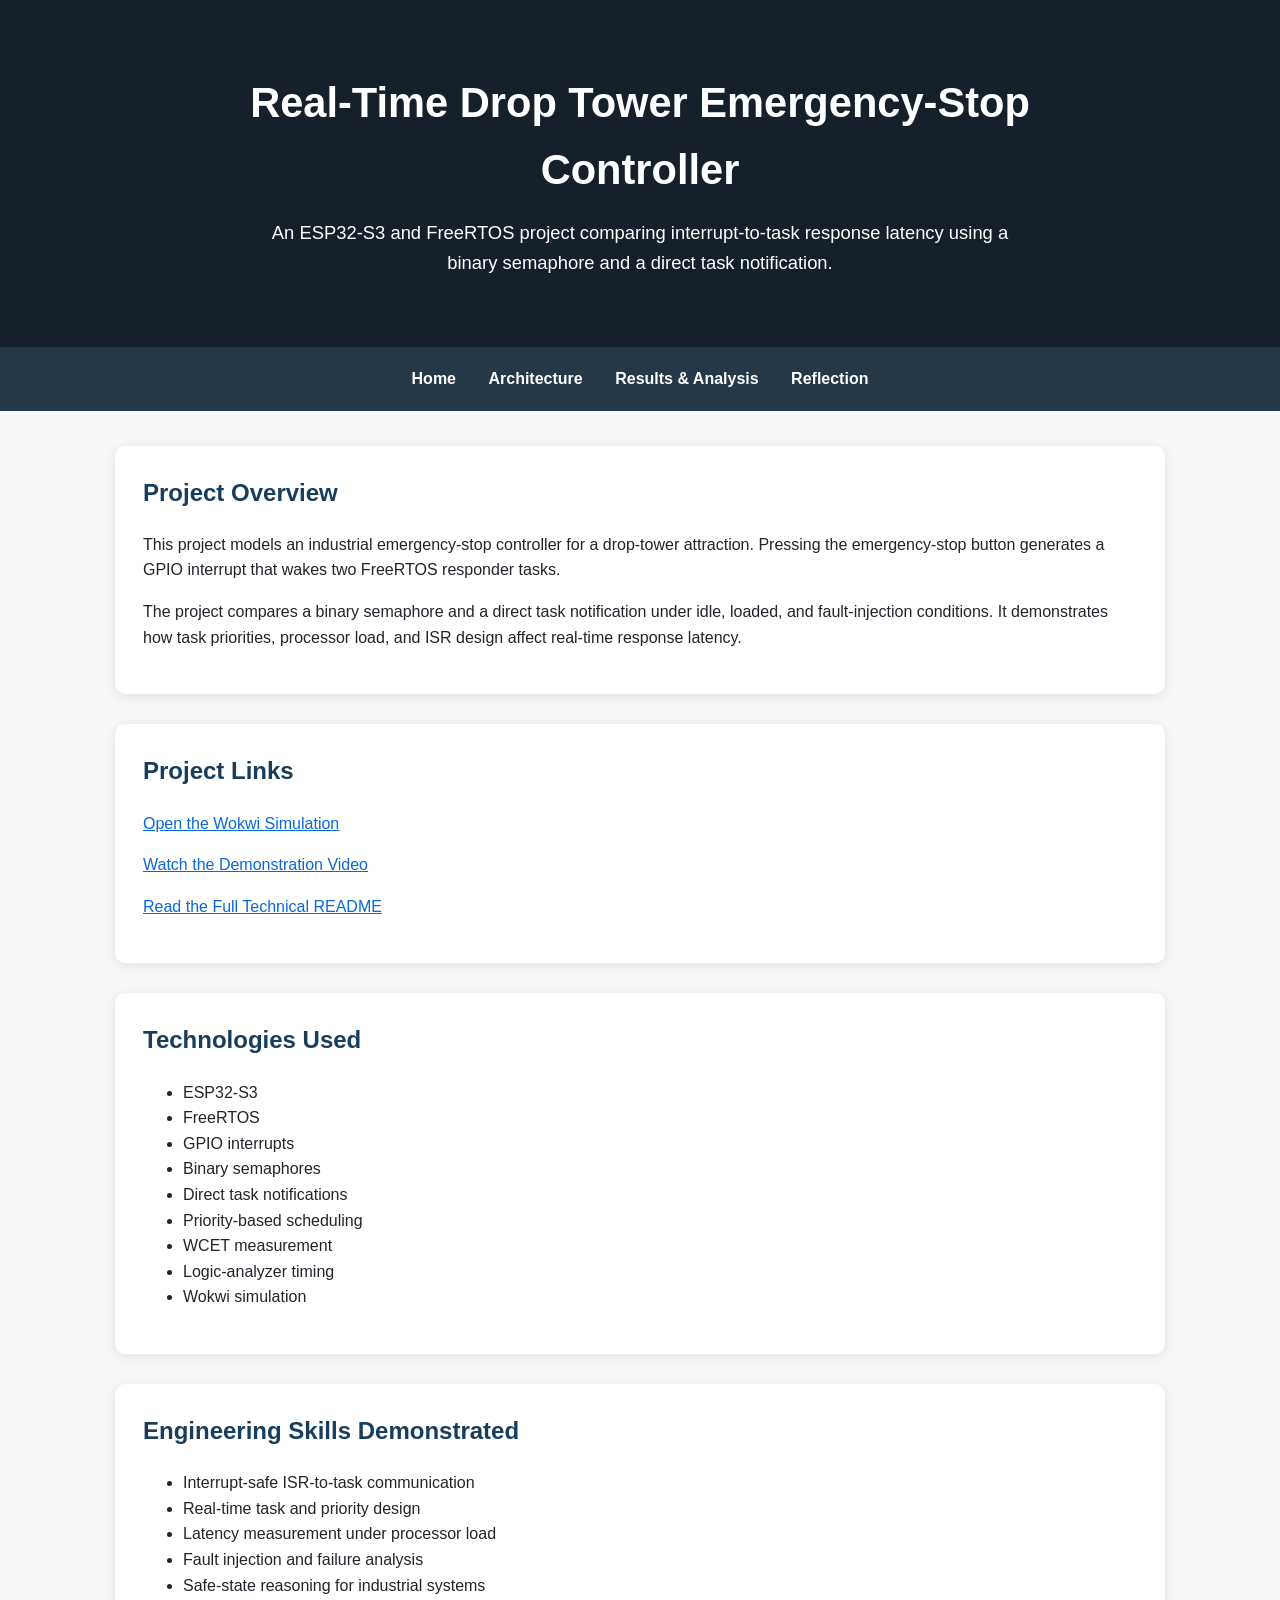
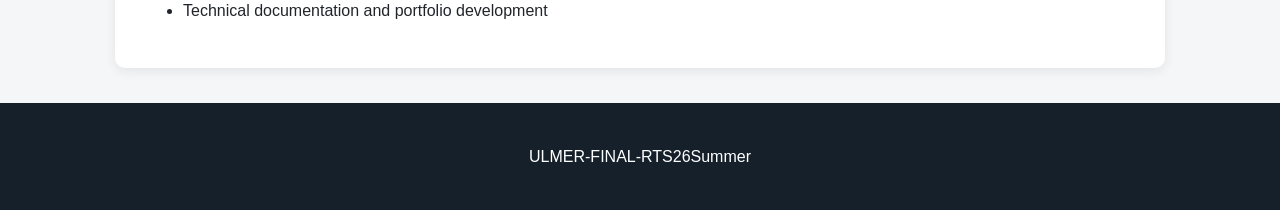
<file: docs/index.html>
<!DOCTYPE html>
<html lang="en">
<head>
  <meta charset="UTF-8">

  <meta
    name="viewport"
    content="width=device-width, initial-scale=1.0"
  >

  <title>Drop Tower Emergency-Stop Controller</title>

  <link rel="stylesheet" href="style.css">
</head>

<body>

  <header>
    <h1>Real-Time Drop Tower Emergency-Stop Controller</h1>

    <p>
      An ESP32-S3 and FreeRTOS project comparing interrupt-to-task
      response latency using a binary semaphore and a direct task
      notification.
    </p>
  </header>

  <nav>
    <a href="index.html">Home</a>
    <a href="architecture.html">Architecture</a>
    <a href="results.html">Results &amp; Analysis</a>
    <a href="reflection.html">Reflection</a>
  </nav>

  <main>

    <section>
      <h2>Project Overview</h2>

      <p>
        This project models an industrial emergency-stop controller for
        a drop-tower attraction. Pressing the emergency-stop button
        generates a GPIO interrupt that wakes two FreeRTOS responder
        tasks.
      </p>

      <p>
        The project compares a binary semaphore and a direct task
        notification under idle, loaded, and fault-injection conditions.
        It demonstrates how task priorities, processor load, and ISR
        design affect real-time response latency.
      </p>
    </section>

    <section>
      <h2>Project Links</h2>

      <p>
        <a
          href="https://wokwi.com/projects/467902690408566785"
          target="_blank"
          rel="noopener noreferrer"
        >
          Open the Wokwi Simulation
        </a>
      </p>

      <p>
        <a
          href="https://www.youtube.com/watch?v=YOUR_VIDEO_ID"
          target="_blank"
          rel="noopener noreferrer"
        >
          Watch the Demonstration Video
        </a>
      </p>

      <p>
        <a
          href="https://github.com/Peyton-U/ULMER-FINAL-RTS26Summer/blob/main/README.md"
          target="_blank"
          rel="noopener noreferrer"
        >
          Read the Full Technical README
        </a>
      </p>
    </section>

    <section>
      <h2>Technologies Used</h2>

      <ul>
        <li>ESP32-S3</li>
        <li>FreeRTOS</li>
        <li>GPIO interrupts</li>
        <li>Binary semaphores</li>
        <li>Direct task notifications</li>
        <li>Priority-based scheduling</li>
        <li>WCET measurement</li>
        <li>Logic-analyzer timing</li>
        <li>Wokwi simulation</li>
      </ul>
    </section>

    <section>
      <h2>Engineering Skills Demonstrated</h2>

      <ul>
        <li>Interrupt-safe ISR-to-task communication</li>
        <li>Real-time task and priority design</li>
        <li>Latency measurement under processor load</li>
        <li>Fault injection and failure analysis</li>
        <li>Safe-state reasoning for industrial systems</li>
        <li>Technical documentation and portfolio development</li>
      </ul>
    </section>

  </main>

  <footer>
    <p>ULMER-FINAL-RTS26Summer</p>
  </footer>

</body>
</html>
</file>
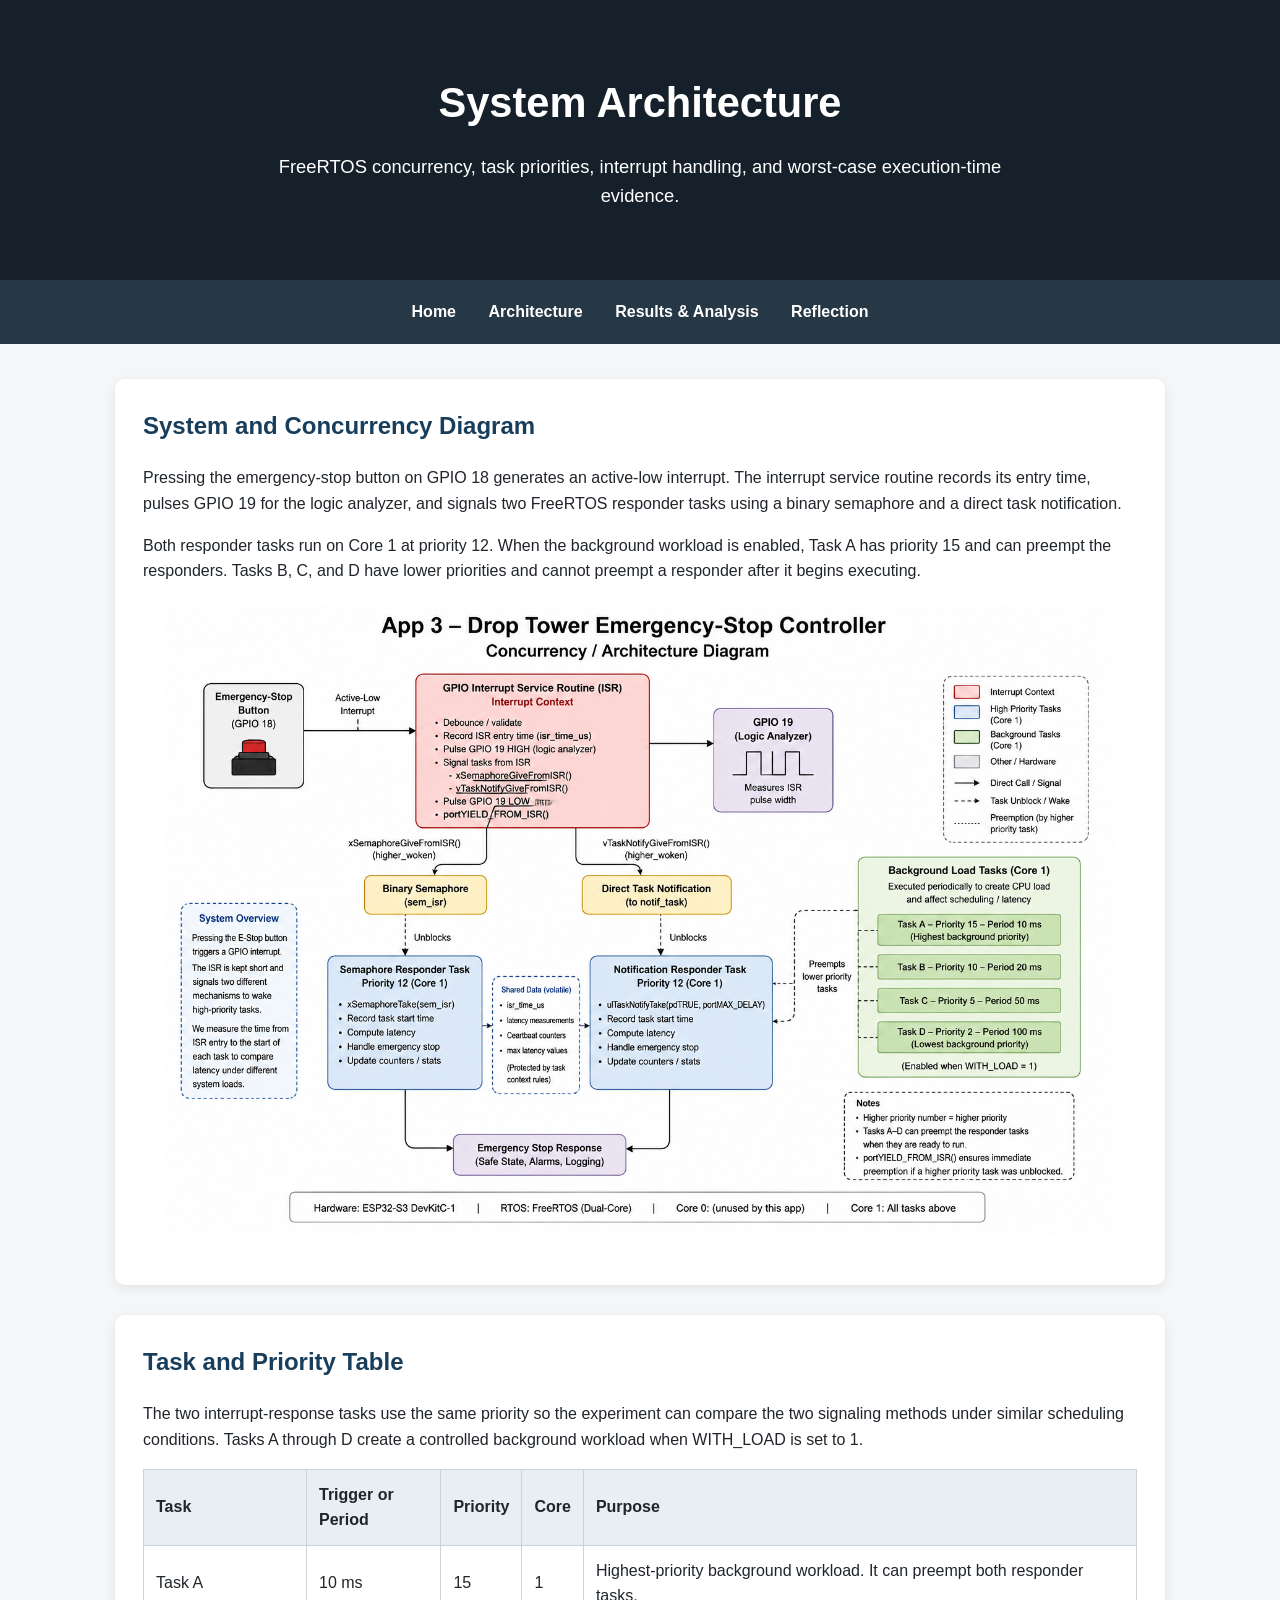
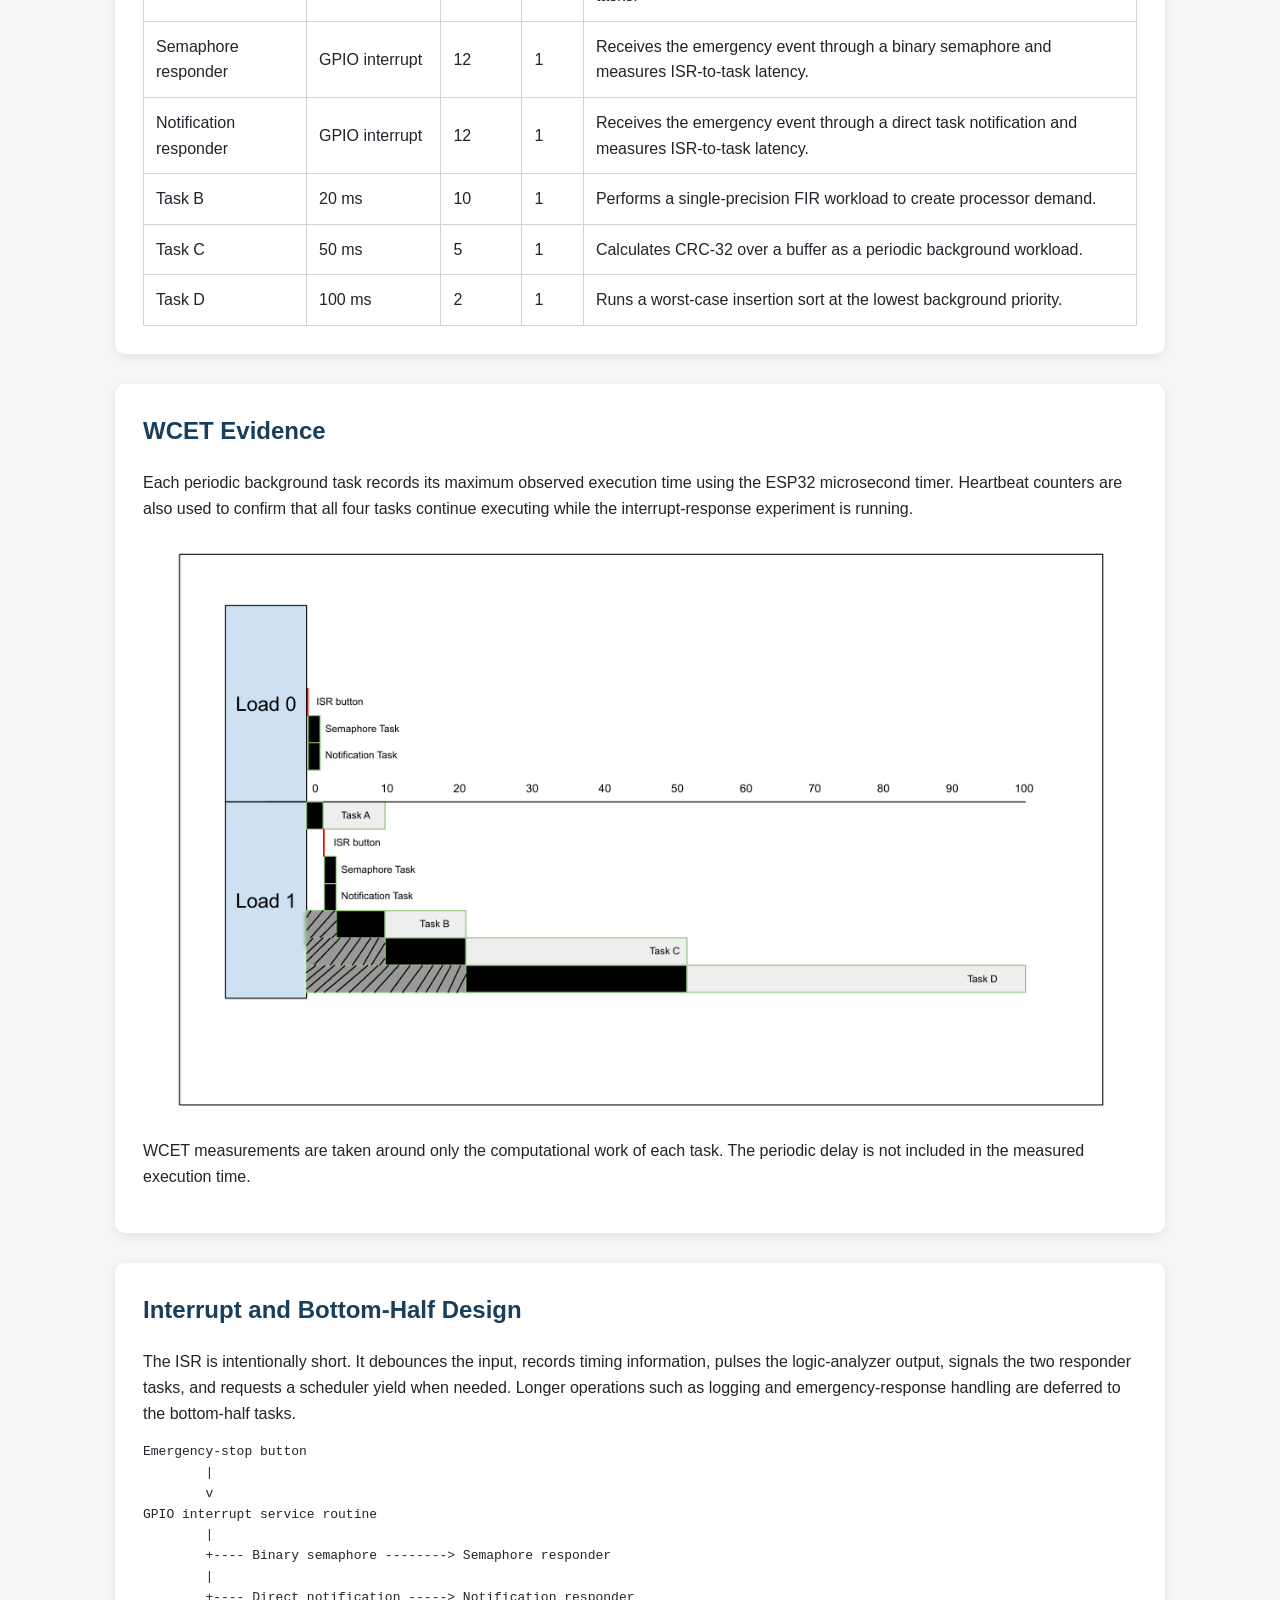
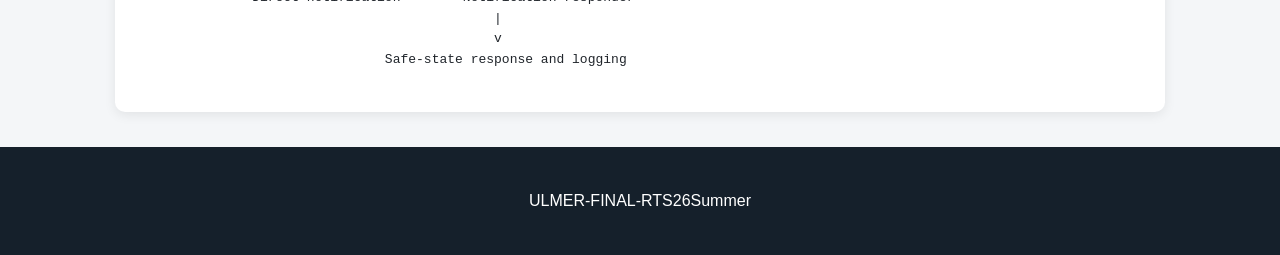
<file: docs/architecture.html>
<!DOCTYPE html>
<html lang="en">
<head>
  <meta charset="UTF-8">
  <meta name="viewport" content="width=device-width, initial-scale=1.0">

  <title>Architecture | Drop Tower Emergency-Stop Controller</title>

  <link rel="stylesheet" href="style.css">
</head>

<body>

  <header>
    <h1>System Architecture</h1>

    <p>
      FreeRTOS concurrency, task priorities, interrupt handling,
      and worst-case execution-time evidence.
    </p>
  </header>

  <nav>
    <a href="index.html">Home</a>
    <a href="architecture.html">Architecture</a>
    <a href="results.html">Results & Analysis</a>
    <a href="reflection.html">Reflection</a>
  </nav>

  <main>

    <section>
      <h2>System and Concurrency Diagram</h2>

      <p>
        Pressing the emergency-stop button on GPIO 18 generates an
        active-low interrupt. The interrupt service routine records its
        entry time, pulses GPIO 19 for the logic analyzer, and signals
        two FreeRTOS responder tasks using a binary semaphore and a
        direct task notification.
      </p>

      <p>
        Both responder tasks run on Core 1 at priority 12. When the
        background workload is enabled, Task A has priority 15 and can
        preempt the responders. Tasks B, C, and D have lower priorities
        and cannot preempt a responder after it begins executing.
      </p>

      <img
        src="assets/concurrency-diagram.png"
        alt="Concurrency diagram for the drop tower emergency-stop controller"
      >
    </section>

    <section>
      <h2>Task and Priority Table</h2>

      <p>
        The two interrupt-response tasks use the same priority so the
        experiment can compare the two signaling methods under similar
        scheduling conditions. Tasks A through D create a controlled
        background workload when WITH_LOAD is set to 1.
      </p>

      <table>
        <thead>
          <tr>
            <th>Task</th>
            <th>Trigger or Period</th>
            <th>Priority</th>
            <th>Core</th>
            <th>Purpose</th>
          </tr>
        </thead>

        <tbody>
          <tr>
            <td>Task A</td>
            <td>10 ms</td>
            <td>15</td>
            <td>1</td>
            <td>
              Highest-priority background workload. It can preempt both
              responder tasks.
            </td>
          </tr>

          <tr>
            <td>Semaphore responder</td>
            <td>GPIO interrupt</td>
            <td>12</td>
            <td>1</td>
            <td>
              Receives the emergency event through a binary semaphore
              and measures ISR-to-task latency.
            </td>
          </tr>

          <tr>
            <td>Notification responder</td>
            <td>GPIO interrupt</td>
            <td>12</td>
            <td>1</td>
            <td>
              Receives the emergency event through a direct task
              notification and measures ISR-to-task latency.
            </td>
          </tr>

          <tr>
            <td>Task B</td>
            <td>20 ms</td>
            <td>10</td>
            <td>1</td>
            <td>
              Performs a single-precision FIR workload to create
              processor demand.
            </td>
          </tr>

          <tr>
            <td>Task C</td>
            <td>50 ms</td>
            <td>5</td>
            <td>1</td>
            <td>
              Calculates CRC-32 over a buffer as a periodic background
              workload.
            </td>
          </tr>

          <tr>
            <td>Task D</td>
            <td>100 ms</td>
            <td>2</td>
            <td>1</td>
            <td>
              Runs a worst-case insertion sort at the lowest background
              priority.
            </td>
          </tr>
        </tbody>
      </table>
    </section>

    <section>
      <h2>WCET Evidence</h2>

      <p>
        Each periodic background task records its maximum observed
        execution time using the ESP32 microsecond timer. Heartbeat
        counters are also used to confirm that all four tasks continue
        executing while the interrupt-response experiment is running.
      </p>

      <img
        src="assets/wcet-evidence.png"
        alt="Serial monitor showing heartbeat counters and measured WCET values"
      >

      <p>
        WCET measurements are taken around only the computational work
        of each task. The periodic delay is not included in the measured
        execution time.
      </p>
    </section>

    <section>
      <h2>Interrupt and Bottom-Half Design</h2>

      <p>
        The ISR is intentionally short. It debounces the input, records
        timing information, pulses the logic-analyzer output, signals the
        two responder tasks, and requests a scheduler yield when needed.
        Longer operations such as logging and emergency-response handling
        are deferred to the bottom-half tasks.
      </p>

      <pre><code>Emergency-stop button
        |
        v
GPIO interrupt service routine
        |
        +---- Binary semaphore --------> Semaphore responder
        |
        +---- Direct notification -----> Notification responder
                                             |
                                             v
                               Safe-state response and logging</code></pre>
    </section>

  </main>

  <footer>
    <p>ULMER-FINAL-RTS26Summer</p>
  </footer>

</body>
</html>
</file>
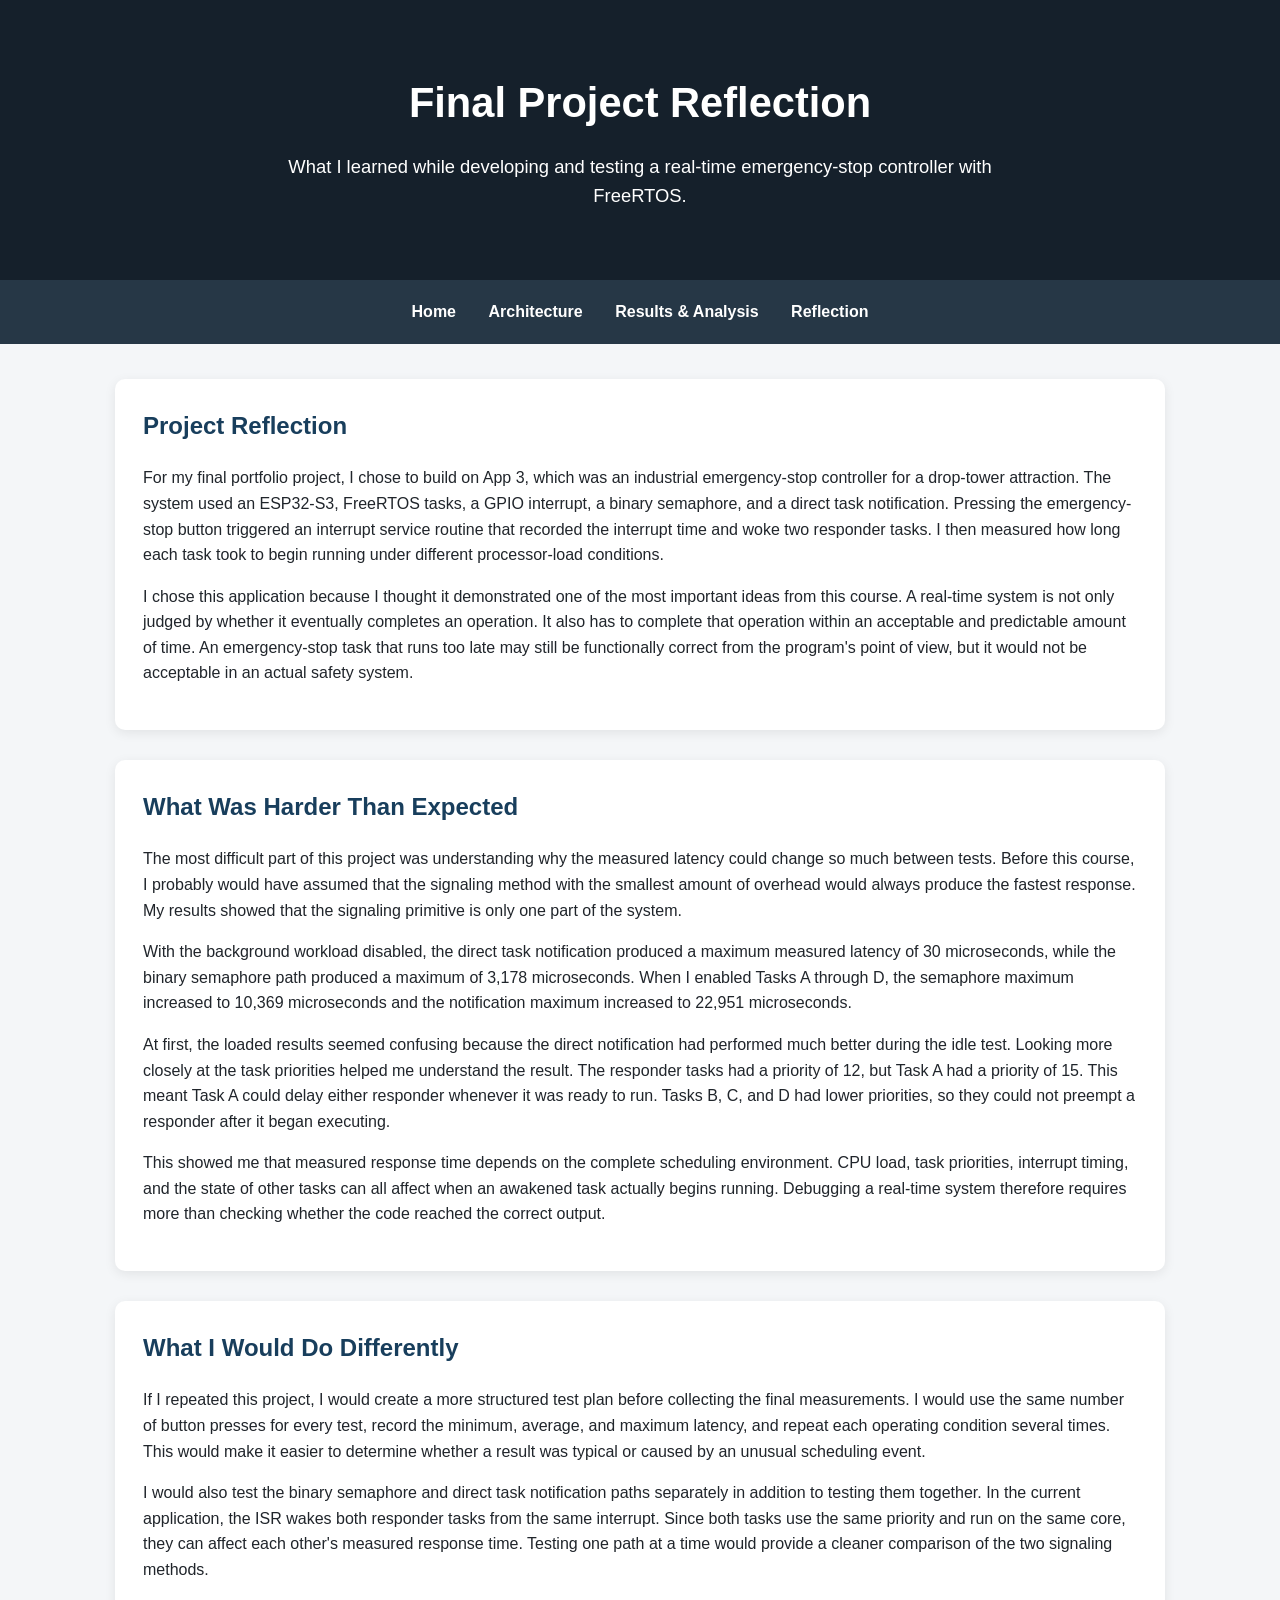
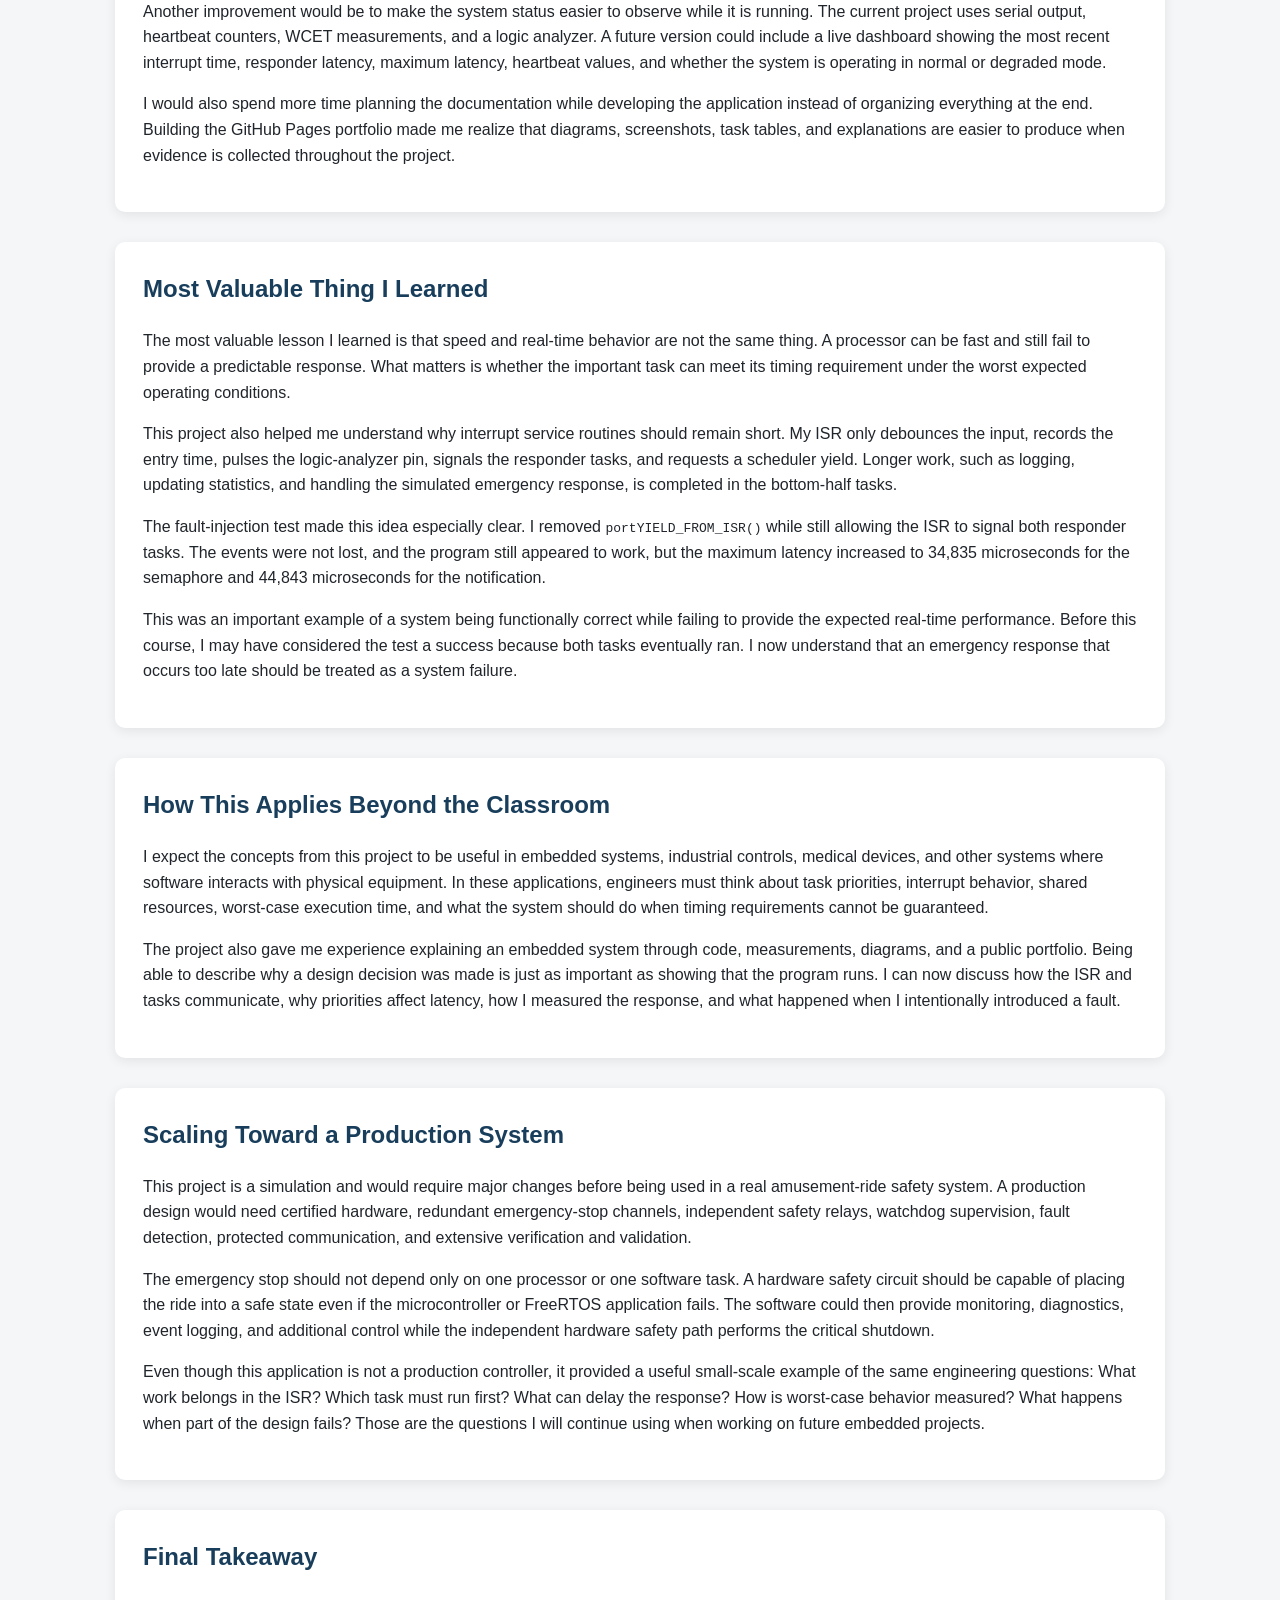
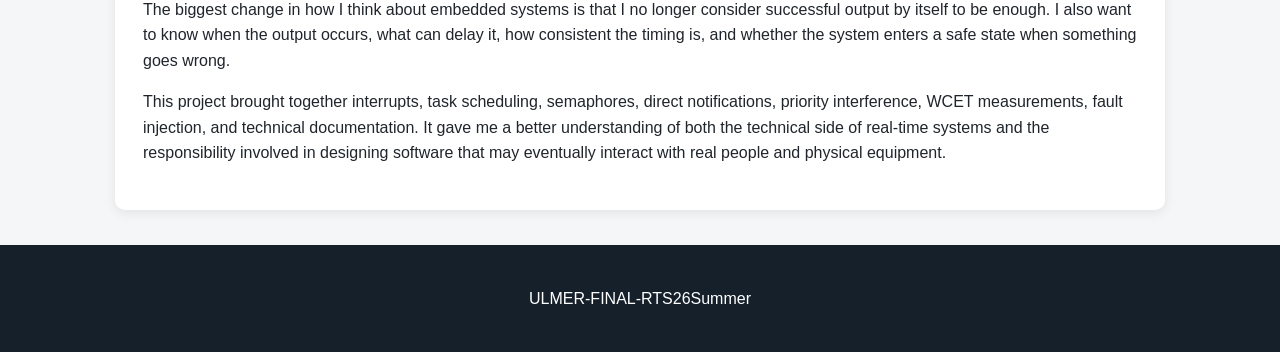
<file: docs/reflection.html>
<!DOCTYPE html>
<html lang="en">
<head>
  <meta charset="UTF-8">

  <meta
    name="viewport"
    content="width=device-width, initial-scale=1.0"
  >

  <title>Reflection | Drop Tower Emergency-Stop Controller</title>

  <link rel="stylesheet" href="style.css">
</head>

<body>

  <header>
    <h1>Final Project Reflection</h1>

    <p>
      What I learned while developing and testing a real-time
      emergency-stop controller with FreeRTOS.
    </p>
  </header>

  <nav>
    <a href="index.html">Home</a>
    <a href="architecture.html">Architecture</a>
    <a href="results.html">Results &amp; Analysis</a>
    <a href="reflection.html">Reflection</a>
  </nav>

  <main>

    <section>
      <h2>Project Reflection</h2>

      <p>
        For my final portfolio project, I chose to build on App 3, which
        was an industrial emergency-stop controller for a drop-tower
        attraction. The system used an ESP32-S3, FreeRTOS tasks, a GPIO
        interrupt, a binary semaphore, and a direct task notification.
        Pressing the emergency-stop button triggered an interrupt service
        routine that recorded the interrupt time and woke two responder
        tasks. I then measured how long each task took to begin running
        under different processor-load conditions.
      </p>

      <p>
        I chose this application because I thought it demonstrated one of
        the most important ideas from this course. A real-time system is
        not only judged by whether it eventually completes an operation.
        It also has to complete that operation within an acceptable and
        predictable amount of time. An emergency-stop task that runs too
        late may still be functionally correct from the program's point
        of view, but it would not be acceptable in an actual safety
        system.
      </p>
    </section>

    <section>
      <h2>What Was Harder Than Expected</h2>

      <p>
        The most difficult part of this project was understanding why the
        measured latency could change so much between tests. Before this
        course, I probably would have assumed that the signaling method
        with the smallest amount of overhead would always produce the
        fastest response. My results showed that the signaling primitive
        is only one part of the system.
      </p>

      <p>
        With the background workload disabled, the direct task
        notification produced a maximum measured latency of 30
        microseconds, while the binary semaphore path produced a maximum
        of 3,178 microseconds. When I enabled Tasks A through D, the
        semaphore maximum increased to 10,369 microseconds and the
        notification maximum increased to 22,951 microseconds.
      </p>

      <p>
        At first, the loaded results seemed confusing because the direct
        notification had performed much better during the idle test.
        Looking more closely at the task priorities helped me understand
        the result. The responder tasks had a priority of 12, but Task A
        had a priority of 15. This meant Task A could delay either
        responder whenever it was ready to run. Tasks B, C, and D had
        lower priorities, so they could not preempt a responder after it
        began executing.
      </p>

      <p>
        This showed me that measured response time depends on the complete
        scheduling environment. CPU load, task priorities, interrupt
        timing, and the state of other tasks can all affect when an
        awakened task actually begins running. Debugging a real-time
        system therefore requires more than checking whether the code
        reached the correct output.
      </p>
    </section>

    <section>
      <h2>What I Would Do Differently</h2>

      <p>
        If I repeated this project, I would create a more structured test
        plan before collecting the final measurements. I would use the
        same number of button presses for every test, record the minimum,
        average, and maximum latency, and repeat each operating condition
        several times. This would make it easier to determine whether a
        result was typical or caused by an unusual scheduling event.
      </p>

      <p>
        I would also test the binary semaphore and direct task
        notification paths separately in addition to testing them
        together. In the current application, the ISR wakes both
        responder tasks from the same interrupt. Since both tasks use the
        same priority and run on the same core, they can affect each
        other's measured response time. Testing one path at a time would
        provide a cleaner comparison of the two signaling methods.
      </p>

      <p>
        Another improvement would be to make the system status easier to
        observe while it is running. The current project uses serial
        output, heartbeat counters, WCET measurements, and a logic
        analyzer. A future version could include a live dashboard showing
        the most recent interrupt time, responder latency, maximum
        latency, heartbeat values, and whether the system is operating in
        normal or degraded mode.
      </p>

      <p>
        I would also spend more time planning the documentation while
        developing the application instead of organizing everything at
        the end. Building the GitHub Pages portfolio made me realize that
        diagrams, screenshots, task tables, and explanations are easier
        to produce when evidence is collected throughout the project.
      </p>
    </section>

    <section>
      <h2>Most Valuable Thing I Learned</h2>

      <p>
        The most valuable lesson I learned is that speed and real-time
        behavior are not the same thing. A processor can be fast and
        still fail to provide a predictable response. What matters is
        whether the important task can meet its timing requirement under
        the worst expected operating conditions.
      </p>

      <p>
        This project also helped me understand why interrupt service
        routines should remain short. My ISR only debounces the input,
        records the entry time, pulses the logic-analyzer pin, signals
        the responder tasks, and requests a scheduler yield. Longer work,
        such as logging, updating statistics, and handling the simulated
        emergency response, is completed in the bottom-half tasks.
      </p>

      <p>
        The fault-injection test made this idea especially clear. I
        removed <code>portYIELD_FROM_ISR()</code> while still allowing
        the ISR to signal both responder tasks. The events were not lost,
        and the program still appeared to work, but the maximum latency
        increased to 34,835 microseconds for the semaphore and 44,843
        microseconds for the notification.
      </p>

      <p>
        This was an important example of a system being functionally
        correct while failing to provide the expected real-time
        performance. Before this course, I may have considered the test a
        success because both tasks eventually ran. I now understand that
        an emergency response that occurs too late should be treated as a
        system failure.
      </p>
    </section>

    <section>
      <h2>How This Applies Beyond the Classroom</h2>

      <p>
        I expect the concepts from this project to be useful in embedded
        systems, industrial controls, medical devices, and other systems
        where software interacts with physical equipment. In these
        applications, engineers must think about task priorities,
        interrupt behavior, shared resources, worst-case execution time,
        and what the system should do when timing requirements cannot be
        guaranteed.
      </p>

      <p>
        The project also gave me experience explaining an embedded system
        through code, measurements, diagrams, and a public portfolio.
        Being able to describe why a design decision was made is just as
        important as showing that the program runs. I can now discuss how
        the ISR and tasks communicate, why priorities affect latency, how
        I measured the response, and what happened when I intentionally
        introduced a fault.
      </p>
    </section>

    <section>
      <h2>Scaling Toward a Production System</h2>

      <p>
        This project is a simulation and would require major changes
        before being used in a real amusement-ride safety system. A
        production design would need certified hardware, redundant
        emergency-stop channels, independent safety relays, watchdog
        supervision, fault detection, protected communication, and
        extensive verification and validation.
      </p>

      <p>
        The emergency stop should not depend only on one processor or one
        software task. A hardware safety circuit should be capable of
        placing the ride into a safe state even if the microcontroller or
        FreeRTOS application fails. The software could then provide
        monitoring, diagnostics, event logging, and additional control
        while the independent hardware safety path performs the critical
        shutdown.
      </p>

      <p>
        Even though this application is not a production controller, it
        provided a useful small-scale example of the same engineering
        questions: What work belongs in the ISR? Which task must run
        first? What can delay the response? How is worst-case behavior
        measured? What happens when part of the design fails? Those are
        the questions I will continue using when working on future
        embedded projects.
      </p>
    </section>

    <section>
      <h2>Final Takeaway</h2>

      <p>
        The biggest change in how I think about embedded systems is that
        I no longer consider successful output by itself to be enough. I
        also want to know when the output occurs, what can delay it, how
        consistent the timing is, and whether the system enters a safe
        state when something goes wrong.
      </p>

      <p>
        This project brought together interrupts, task scheduling,
        semaphores, direct notifications, priority interference, WCET
        measurements, fault injection, and technical documentation. It
        gave me a better understanding of both the technical side of
        real-time systems and the responsibility involved in designing
        software that may eventually interact with real people and
        physical equipment.
      </p>
    </section>

  </main>

  <footer>
    <p>ULMER-FINAL-RTS26Summer</p>
  </footer>

</body>
</html>
</file>
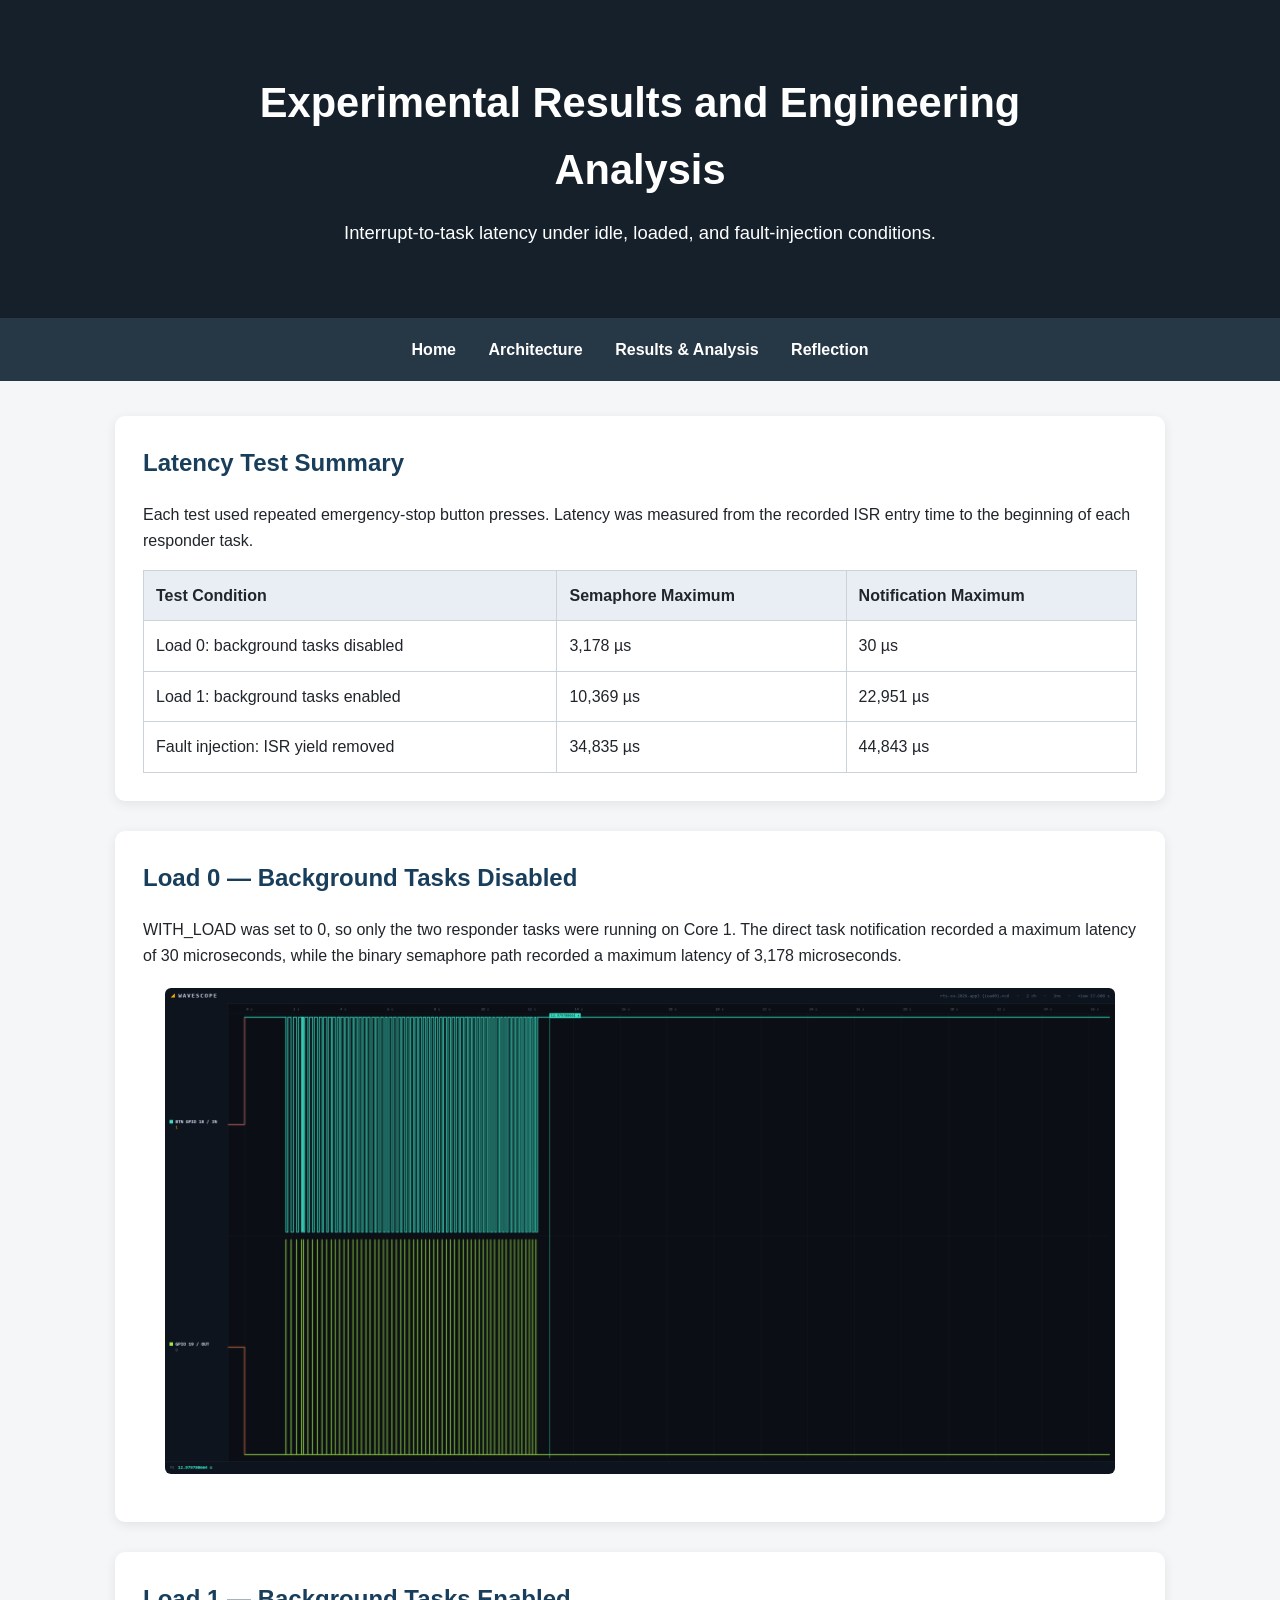
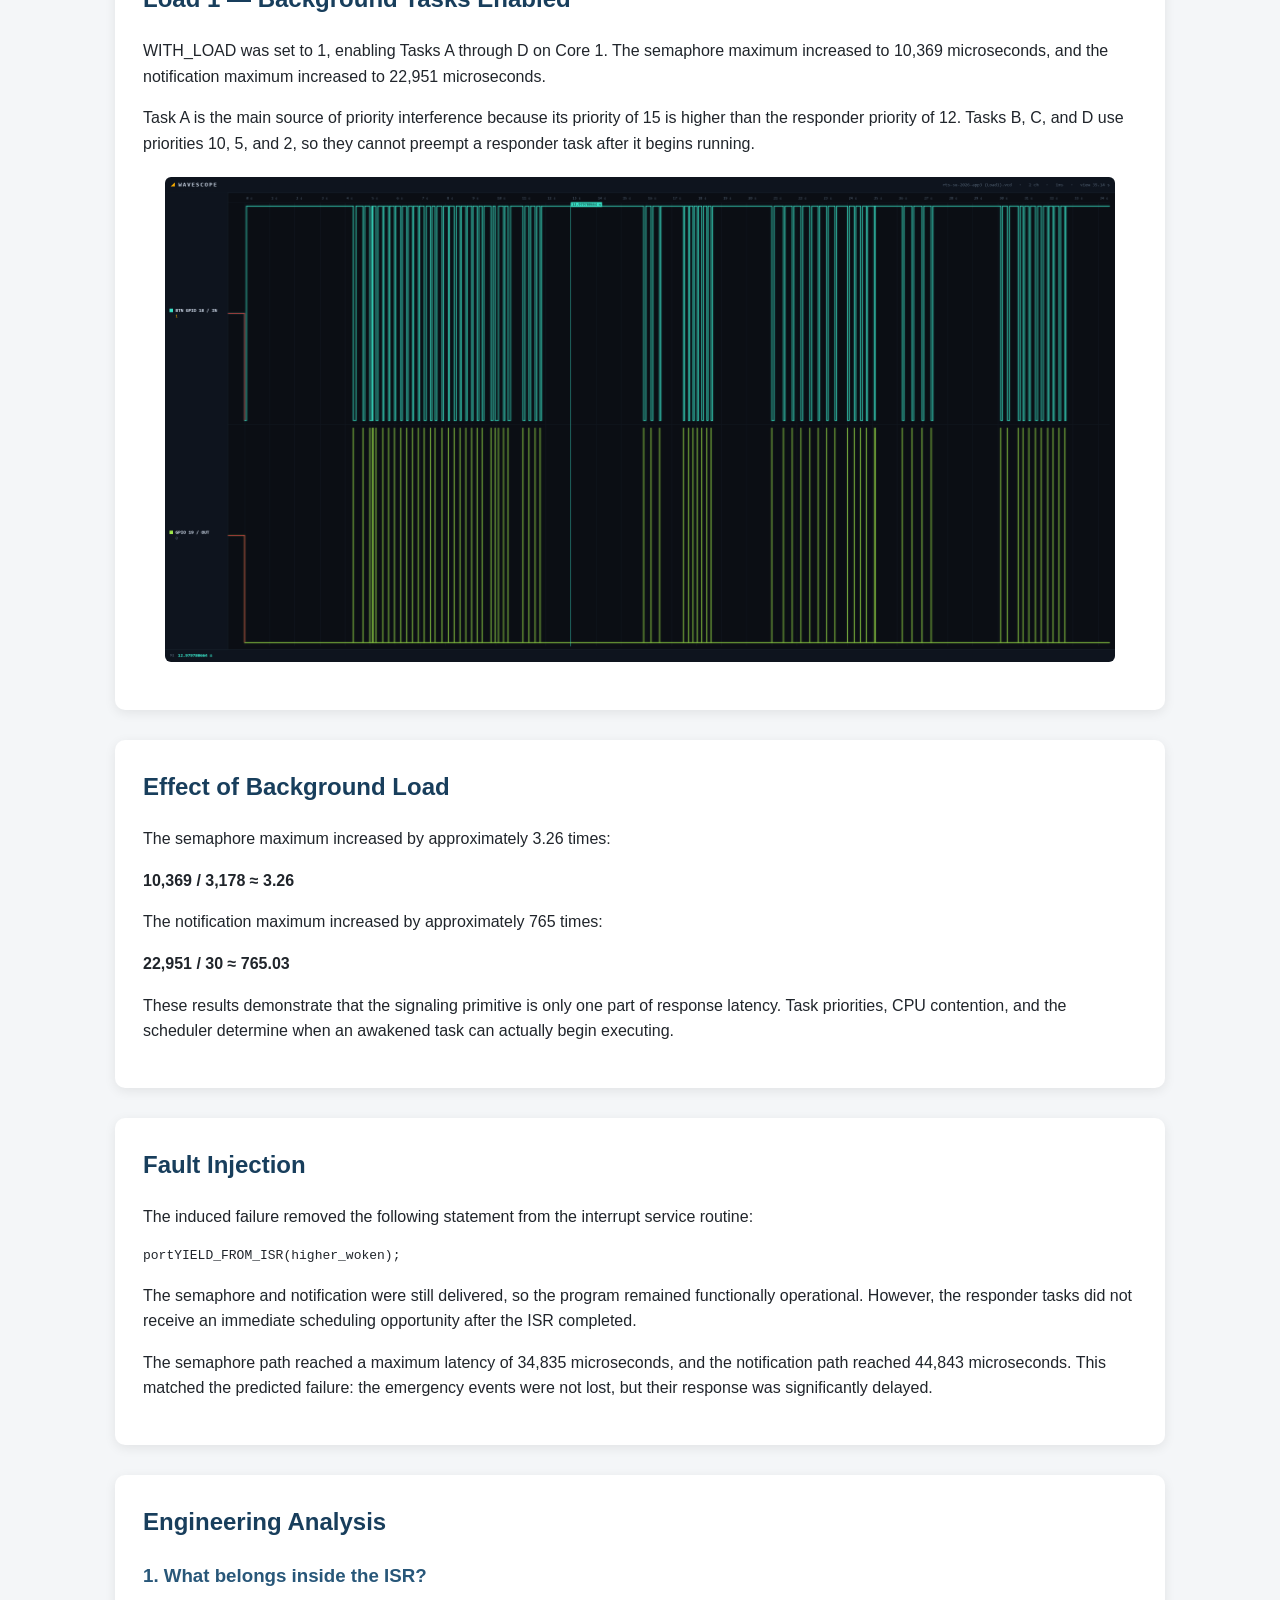
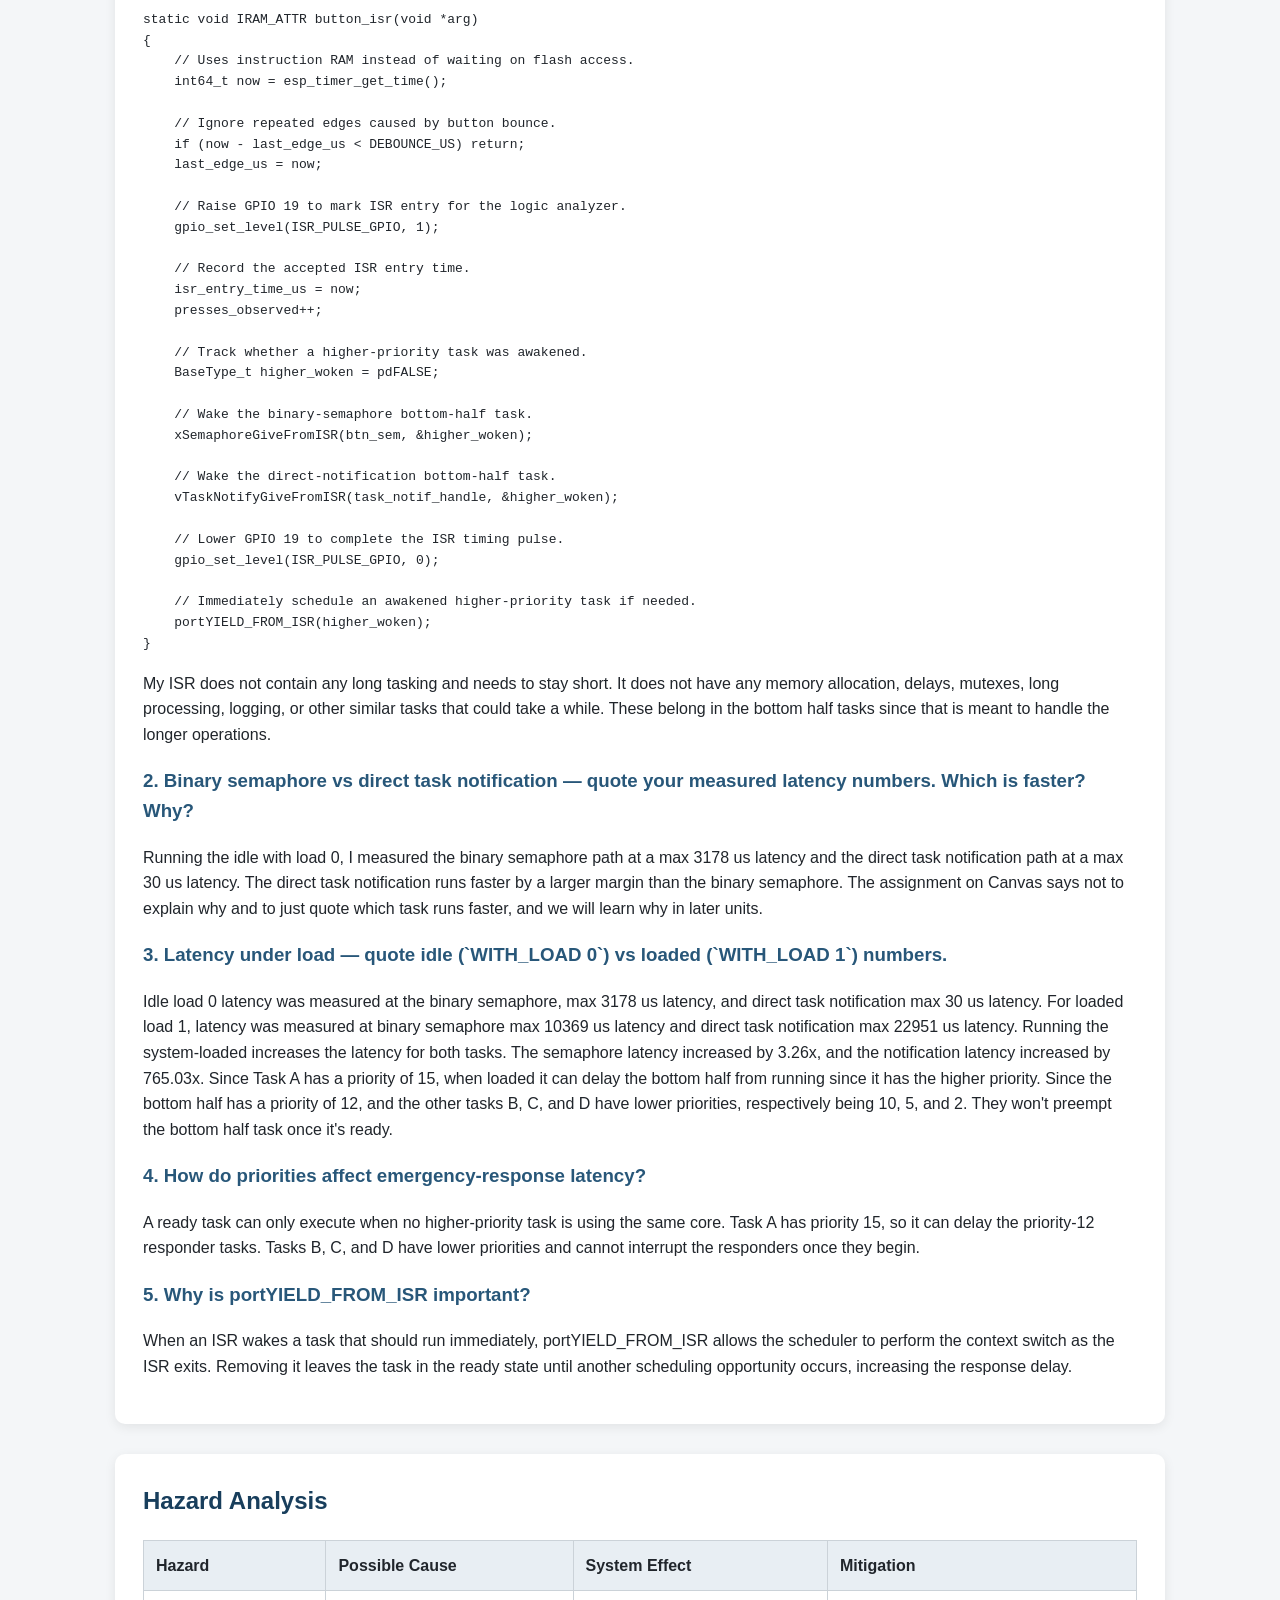
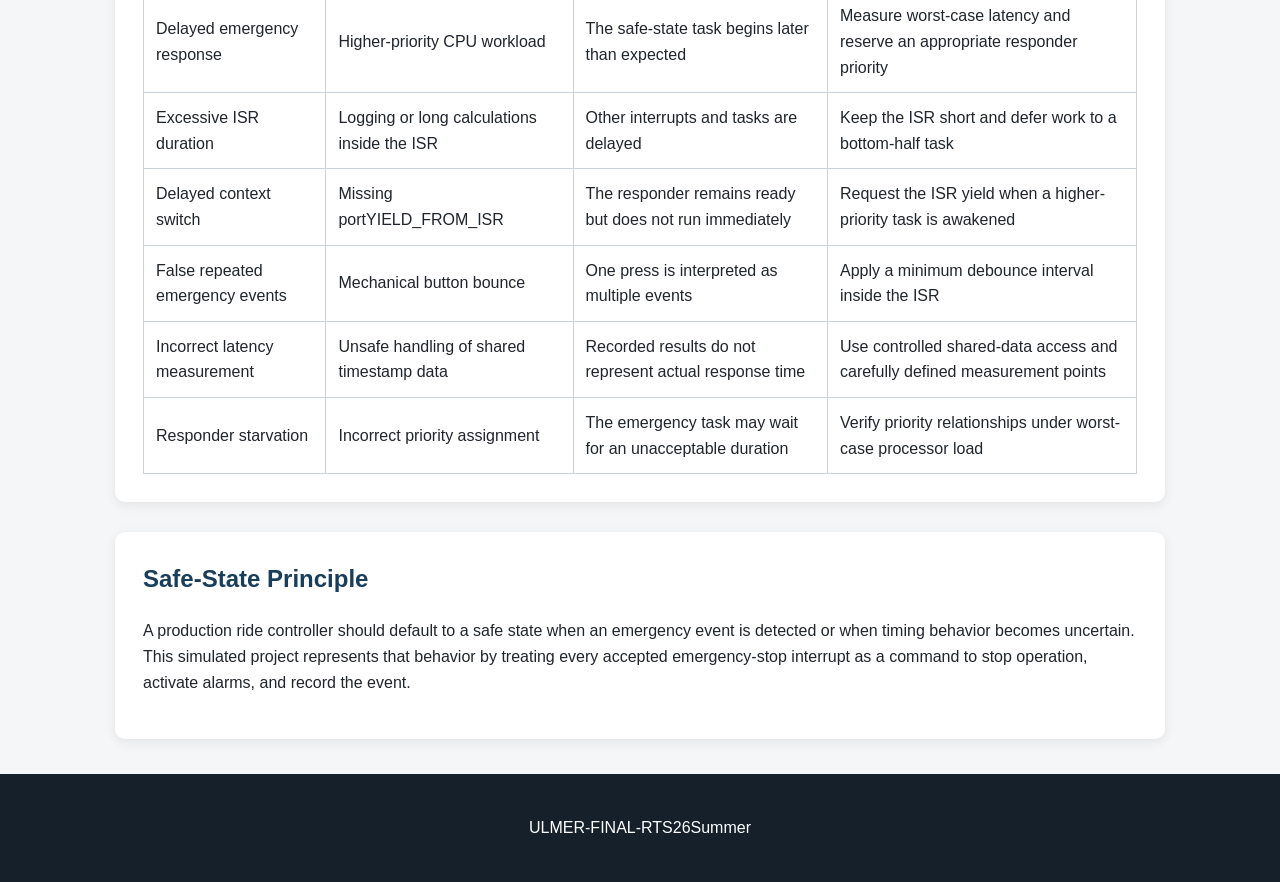
<file: docs/results.html>
<!DOCTYPE html>
<html lang="en">
<head>
  <meta charset="UTF-8">
  <meta name="viewport" content="width=device-width, initial-scale=1.0">

  <title>Results | Drop Tower Emergency-Stop Controller</title>

  <link rel="stylesheet" href="style.css">
</head>

<body>

  <header>
    <h1>Experimental Results and Engineering Analysis</h1>

    <p>
      Interrupt-to-task latency under idle, loaded, and fault-injection
      conditions.
    </p>
  </header>

  <nav>
    <a href="index.html">Home</a>
    <a href="architecture.html">Architecture</a>
    <a href="results.html">Results & Analysis</a>
    <a href="reflection.html">Reflection</a>
  </nav>

  <main>

    <section>
      <h2>Latency Test Summary</h2>

      <p>
        Each test used repeated emergency-stop button presses. Latency
        was measured from the recorded ISR entry time to the beginning
        of each responder task.
      </p>

      <table>
        <thead>
          <tr>
            <th>Test Condition</th>
            <th>Semaphore Maximum</th>
            <th>Notification Maximum</th>
          </tr>
        </thead>

        <tbody>
          <tr>
            <td>Load 0: background tasks disabled</td>
            <td>3,178 &micro;s</td>
            <td>30 &micro;s</td>
          </tr>

          <tr>
            <td>Load 1: background tasks enabled</td>
            <td>10,369 &micro;s</td>
            <td>22,951 &micro;s</td>
          </tr>

          <tr>
            <td>Fault injection: ISR yield removed</td>
            <td>34,835 &micro;s</td>
            <td>44,843 &micro;s</td>
          </tr>
        </tbody>
      </table>
    </section>

    <section>
      <h2>Load 0 — Background Tasks Disabled</h2>

      <p>
        WITH_LOAD was set to 0, so only the two responder tasks were
        running on Core 1. The direct task notification recorded a
        maximum latency of 30 microseconds, while the binary semaphore
        path recorded a maximum latency of 3,178 microseconds.
      </p>

      <img
        src="assets/load0-results.png"
        alt="Logic analyzer results with background load disabled"
      >
    </section>

    <section>
      <h2>Load 1 — Background Tasks Enabled</h2>

      <p>
        WITH_LOAD was set to 1, enabling Tasks A through D on Core 1.
        The semaphore maximum increased to 10,369 microseconds, and the
        notification maximum increased to 22,951 microseconds.
      </p>

      <p>
        Task A is the main source of priority interference because its
        priority of 15 is higher than the responder priority of 12.
        Tasks B, C, and D use priorities 10, 5, and 2, so they cannot
        preempt a responder task after it begins running.
      </p>

      <img
        src="assets/load1-results.png"
        alt="Logic analyzer results with background load enabled"
      >
    </section>

    <section>
      <h2>Effect of Background Load</h2>

      <p>
        The semaphore maximum increased by approximately 3.26 times:
      </p>

      <p>
        <strong>10,369 / 3,178 &asymp; 3.26</strong>
      </p>

      <p>
        The notification maximum increased by approximately 765 times:
      </p>

      <p>
        <strong>22,951 / 30 &asymp; 765.03</strong>
      </p>

      <p>
        These results demonstrate that the signaling primitive is only
        one part of response latency. Task priorities, CPU contention,
        and the scheduler determine when an awakened task can actually
        begin executing.
      </p>
    </section>

    <section>
      <h2>Fault Injection</h2>

      <p>
        The induced failure removed the following statement from the
        interrupt service routine:
      </p>

      <pre><code>portYIELD_FROM_ISR(higher_woken);</code></pre>

      <p>
        The semaphore and notification were still delivered, so the
        program remained functionally operational. However, the
        responder tasks did not receive an immediate scheduling
        opportunity after the ISR completed.
      </p>

      <p>
        The semaphore path reached a maximum latency of 34,835
        microseconds, and the notification path reached 44,843
        microseconds. This matched the predicted failure: the emergency
        events were not lost, but their response was significantly
        delayed.
      </p>
    </section>

    <section>
      <h2>Engineering Analysis</h2>

      <h3>1. What belongs inside the ISR?</h3>

      <pre><code>static void IRAM_ATTR button_isr(void *arg)
{
    // Uses instruction RAM instead of waiting on flash access.
    int64_t now = esp_timer_get_time();

    // Ignore repeated edges caused by button bounce.
    if (now - last_edge_us &lt; DEBOUNCE_US) return;
    last_edge_us = now;

    // Raise GPIO 19 to mark ISR entry for the logic analyzer.
    gpio_set_level(ISR_PULSE_GPIO, 1);

    // Record the accepted ISR entry time.
    isr_entry_time_us = now;
    presses_observed++;

    // Track whether a higher-priority task was awakened.
    BaseType_t higher_woken = pdFALSE;

    // Wake the binary-semaphore bottom-half task.
    xSemaphoreGiveFromISR(btn_sem, &amp;higher_woken);

    // Wake the direct-notification bottom-half task.
    vTaskNotifyGiveFromISR(task_notif_handle, &amp;higher_woken);

    // Lower GPIO 19 to complete the ISR timing pulse.
    gpio_set_level(ISR_PULSE_GPIO, 0);

    // Immediately schedule an awakened higher-priority task if needed.
    portYIELD_FROM_ISR(higher_woken);
}</code></pre>

      <p>
        My ISR does not contain any long tasking and needs to stay short. It does not have any memory 
        allocation, delays, mutexes, long processing, logging, or other similar tasks that could take a 
        while. These belong in the bottom half tasks since that is meant to handle the longer operations. 
      </p>

      <h3>2. Binary semaphore vs direct task notification — quote your measured latency 
        numbers. Which is faster? Why? </h3>

      <p>
        Running the idle with load 0, I measured the binary semaphore path at a max 3178 us latency 
        and the direct task notification path at a max 30 us latency. The direct task notification runs 
        faster by a larger margin than the binary semaphore. The assignment on Canvas says not to 
        explain why and to just quote which task runs faster, and we will learn why in later units.
      </p>

      <h3>3. Latency under load — quote idle (`WITH_LOAD 0`) vs loaded (`WITH_LOAD 1`) 
        numbers.</h3>

      <p>
        Idle load 0 latency was measured at the binary semaphore, max 3178 us latency, and direct 
        task notification max 30 us latency. For loaded load 1, latency was measured at binary 
        semaphore max 10369 us latency and direct task notification max 22951 us latency. Running 
        the system-loaded increases the latency for both tasks. The semaphore latency increased by 
        3.26x, and the notification latency increased by 765.03x. Since Task A has a priority of 15, when 
        loaded it can delay the bottom half from running since it has the higher priority. Since the bottom 
        half has a priority of 12, and the other tasks B, C, and D have lower priorities, respectively being 
        10, 5, and 2. They won't preempt the bottom half task once it's ready.  
      </p>

      <h3>4. How do priorities affect emergency-response latency?</h3>

      <p>
        A ready task can only execute when no higher-priority task is
        using the same core. Task A has priority 15, so it can delay the
        priority-12 responder tasks. Tasks B, C, and D have lower
        priorities and cannot interrupt the responders once they begin.
      </p>

      <h3>5. Why is portYIELD_FROM_ISR important?</h3>

      <p>
        When an ISR wakes a task that should run immediately,
        portYIELD_FROM_ISR allows the scheduler to perform the context
        switch as the ISR exits. Removing it leaves the task in the ready
        state until another scheduling opportunity occurs, increasing
        the response delay. 
      </p>
    </section>

    <section>
      <h2>Hazard Analysis</h2>

      <table>
        <thead>
          <tr>
            <th>Hazard</th>
            <th>Possible Cause</th>
            <th>System Effect</th>
            <th>Mitigation</th>
          </tr>
        </thead>

        <tbody>
          <tr>
            <td>Delayed emergency response</td>
            <td>Higher-priority CPU workload</td>
            <td>The safe-state task begins later than expected</td>
            <td>
              Measure worst-case latency and reserve an appropriate
              responder priority
            </td>
          </tr>

          <tr>
            <td>Excessive ISR duration</td>
            <td>Logging or long calculations inside the ISR</td>
            <td>Other interrupts and tasks are delayed</td>
            <td>
              Keep the ISR short and defer work to a bottom-half task
            </td>
          </tr>

          <tr>
            <td>Delayed context switch</td>
            <td>Missing portYIELD_FROM_ISR</td>
            <td>The responder remains ready but does not run immediately</td>
            <td>
              Request the ISR yield when a higher-priority task is awakened
            </td>
          </tr>

          <tr>
            <td>False repeated emergency events</td>
            <td>Mechanical button bounce</td>
            <td>One press is interpreted as multiple events</td>
            <td>Apply a minimum debounce interval inside the ISR</td>
          </tr>

          <tr>
            <td>Incorrect latency measurement</td>
            <td>Unsafe handling of shared timestamp data</td>
            <td>Recorded results do not represent actual response time</td>
            <td>
              Use controlled shared-data access and carefully defined
              measurement points
            </td>
          </tr>

          <tr>
            <td>Responder starvation</td>
            <td>Incorrect priority assignment</td>
            <td>The emergency task may wait for an unacceptable duration</td>
            <td>
              Verify priority relationships under worst-case processor load
            </td>
          </tr>
        </tbody>
      </table>
    </section>

    <section>
      <h2>Safe-State Principle</h2>

      <p>
        A production ride controller should default to a safe state when
        an emergency event is detected or when timing behavior becomes
        uncertain. This simulated project represents that behavior by
        treating every accepted emergency-stop interrupt as a command to
        stop operation, activate alarms, and record the event.
      </p>
    </section>

  </main>

  <footer>
    <p>ULMER-FINAL-RTS26Summer</p>
  </footer>

</body>
</html>
</file>
<file: docs/style.css>
* {
  box-sizing: border-box;
}

body {
  margin: 0;
  background: #f4f6f8;
  color: #20252b;
  font-family: Arial, Helvetica, sans-serif;
  line-height: 1.6;
}

header {
  padding: 70px 20px;
  background: #15202b;
  color: white;
  text-align: center;
}

header h1 {
  margin: 0 auto 15px;
  max-width: 900px;
  font-size: 2.6rem;
}

header p {
  margin: auto;
  max-width: 750px;
  font-size: 1.15rem;
}

nav {
  position: sticky;
  top: 0;
  padding: 15px;
  background: #263746;
  text-align: center;
}

nav a {
  display: inline-block;
  margin: 4px 14px;
  color: white;
  font-weight: bold;
  text-decoration: none;
}

nav a:hover {
  text-decoration: underline;
}

main {
  width: min(1050px, 92%);
  margin: 35px auto;
}

section {
  margin-bottom: 30px;
  padding: 28px;
  background: white;
  border-radius: 10px;
  box-shadow: 0 3px 12px rgba(0, 0, 0, 0.08);
}

h2 {
  margin-top: 0;
  color: #183e5c;
}

h3 {
  color: #285779;
}

img {
  display: block;
  width: 100%;
  max-width: 950px;
  height: auto;
  margin: 20px auto;
  border-radius: 6px;
}

table {
  width: 100%;
  border-collapse: collapse;
  overflow-x: auto;
}

th,
td {
  padding: 12px;
  border: 1px solid #cbd2d8;
  text-align: left;
}

th {
  background: #e8eef3;
}

a {
  color: #0969da;
}

footer {
  padding: 25px;
  background: #15202b;
  color: white;
  text-align: center;
}

@media (max-width: 650px) {
  header h1 {
    font-size: 2rem;
  }

  nav a {
    display: block;
    margin: 8px;
  }

  section {
    padding: 20px;
  }
}
</file>
